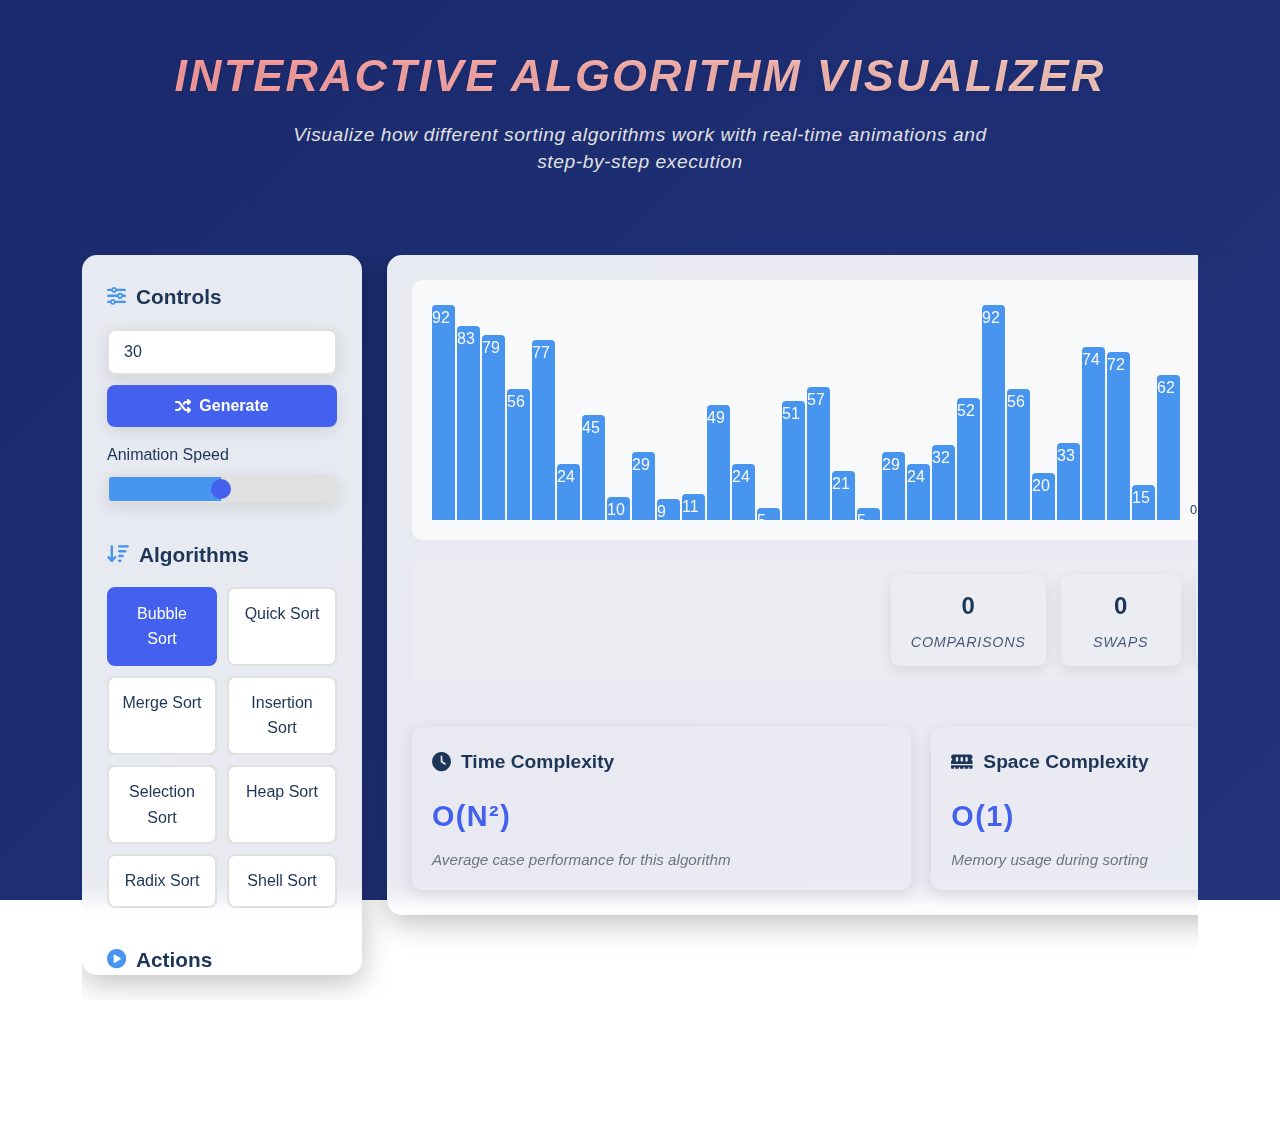
<file: index.html>
<!DOCTYPE html>
<html lang="en">
<head>
    <meta charset="UTF-8">
    <meta name="viewport" content="width=device-width, initial-scale=1.0">
    <title>Interactive Algorithm Visualizer</title>
    <link rel="stylesheet" href="https://cdnjs.cloudflare.com/ajax/libs/font-awesome/6.4.0/css/all.min.css">
    <link rel="stylesheet" href="style.css">
</head>
<body>
    <div class="container">
        <header>
            <h1>Interactive Algorithm Visualizer</h1>
            <p>Visualize how different sorting algorithms work with real-time animations and step-by-step execution</p>
        </header>

        <div class="main-content">
            <div class="controls-panel">
                <div class="control-group">
                    <h3><i class="fas fa-sliders-h"></i> Controls</h3>
                    <div class="input-group">
                        <input type="number" id="array-size" min="5" max="100" value="30" class="array-input">
                        <button id="generate-array" class="btn-primary">
                            <i class="fas fa-random"></i> Generate
                        </button>
                    </div>
                    
                    <div class="slider-container">
                        <label for="speed-slider">Animation Speed</label>
                        <input type="range" id="speed-slider" class="range-slider" min="1" max="100" value="50">
                    </div>
                </div>
                
                <div class="control-group">
                    <h3><i class="fas fa-sort-amount-down"></i> Algorithms</h3>
                    <div class="algo-list">
                        <div class="algo-item selected" data-algo="bubble">Bubble Sort</div>
                        <div class="algo-item" data-algo="quick">Quick Sort</div>
                        <div class="algo-item" data-algo="merge">Merge Sort</div>
                        <div class="algo-item" data-algo="insertion">Insertion Sort</div>
                        <div class="algo-item" data-algo="selection">Selection Sort</div>
                        <div class="algo-item" data-algo="heap">Heap Sort</div>
                        <div class="algo-item" data-algo="radix">Radix Sort</div>
                        <div class="algo-item" data-algo="shell">Shell Sort</div>
                    </div>
                </div>
                
                <div class="control-group">
                    <h3><i class="fas fa-play-circle"></i> Actions</h3>
                    <button id="sort-btn" class="btn-success">
                        <i class="fas fa-play"></i> Start Sorting
                    </button>
                    <button id="pause-btn" class="btn-warning" disabled>
                        <i class="fas fa-pause"></i> Pause
                    </button>
                    <button id="reset-btn" class="btn-danger">
                        <i class="fas fa-redo"></i> Reset
                    </button>
                </div>
            </div>
            
            <div class="visualization-area">
                <div class="array-container" id="array-container"></div>
                
                <div class="stats">
                    <div class="stat-item">
                        <div class="value" id="comparisons">0</div>
                        <div class="label">Comparisons</div>
                    </div>
                    <div class="stat-item">
                        <div class="value" id="swaps">0</div>
                        <div class="label">Swaps</div>
                    </div>
                    <div class="stat-item">
                        <div class="value" id="time">0ms</div>
                        <div class="label">Time</div>
                    </div>
                    <div class="stat-item">
                        <div class="value" id="operations">0</div>
                        <div class="label">Operations</div>
                    </div>
                </div>
                
                <div class="info-panel">
                    <div class="complexity-card">
                        <h3><i class="fas fa-clock"></i> Time Complexity</h3>
                        <div class="value" id="time-complexity">O(n²)</div>
                        <div class="description">Average case performance for this algorithm</div>
                    </div>
                    <div class="complexity-card">
                        <h3><i class="fas fa-memory"></i> Space Complexity</h3>
                        <div class="value" id="space-complexity">O(1)</div>
                        <div class="description">Memory usage during sorting</div>
                    </div>
                    <div class="complexity-card">
                        <h3><i class="fas fa-info-circle"></i> Algorithm Info</h3>
                        <div class="description" id="algo-description">
                            Bubble sort repeatedly steps through the list, compares adjacent elements and swaps them if they are in the wrong order.
                        </div>
                    </div>
                </div>
            </div>
        </div>
        
        <footer>
            <p>Interactive Algorithm Visualizer | Created with HTML, CSS & JavaScript</p>
            <p>Visualize, Learn, Understand</p>
        </footer>
    </div>

    <script src="script.js"></script>
</body>
</html>
</file>
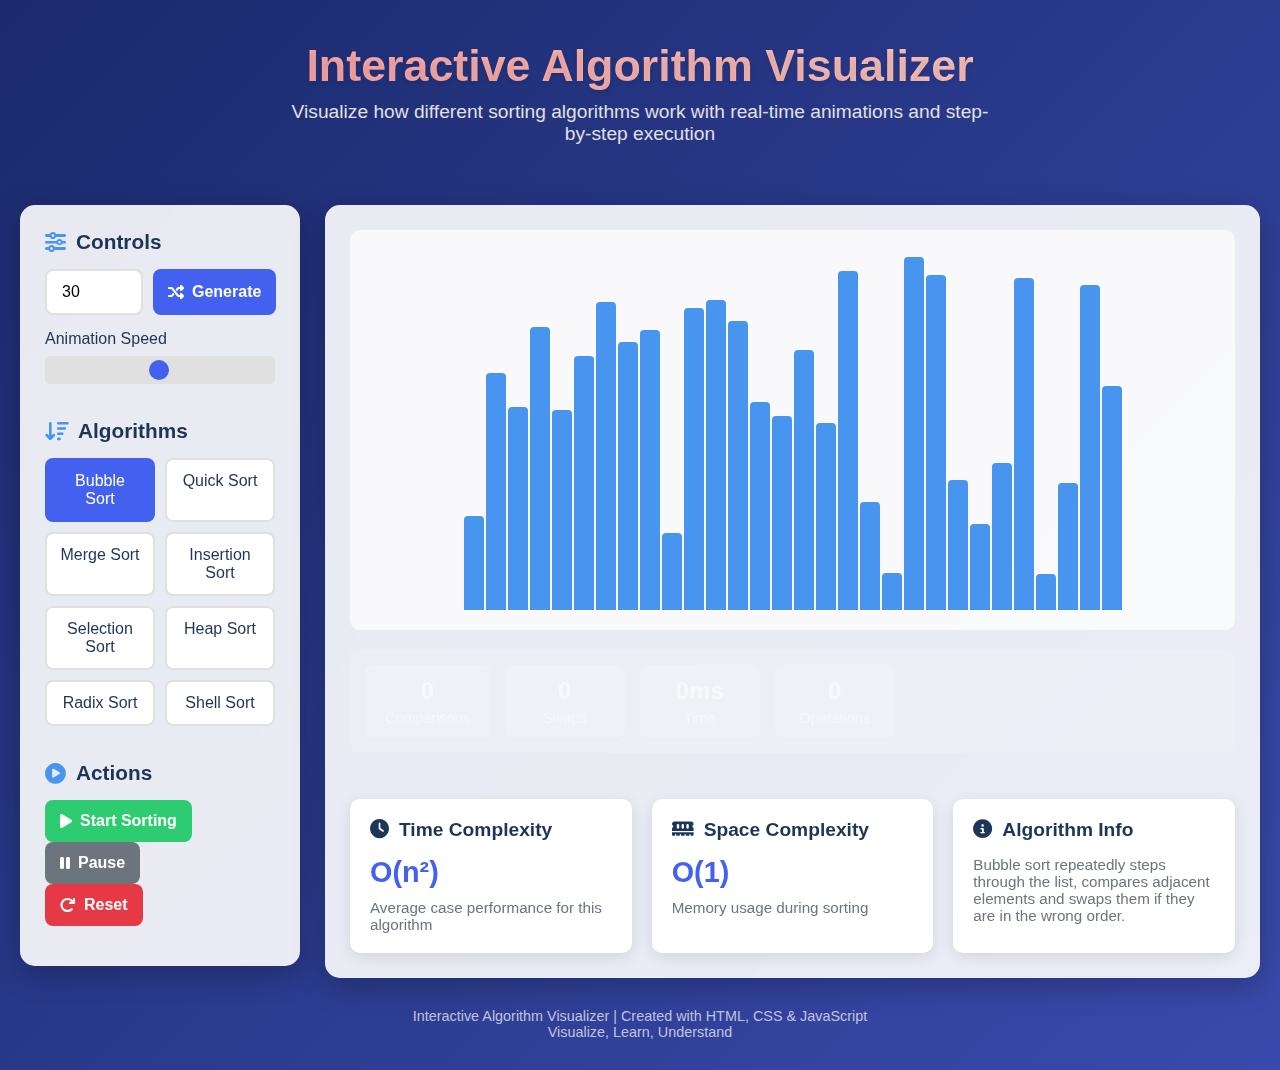
<file: Algo Visualizer.html>
<!DOCTYPE html>
<html lang="en">
<head>
    <meta charset="UTF-8">
    <meta name="viewport" content="width=device-width, initial-scale=1.0">
    <title>Interactive Algorithm Visualizer</title>
    <link rel="stylesheet" href="https://cdnjs.cloudflare.com/ajax/libs/font-awesome/6.4.0/css/all.min.css">
    <style>
        * {
            margin: 0;
            padding: 0;
            box-sizing: border-box;
            font-family: 'Segoe UI', Tahoma, Geneva, Verdana, sans-serif;
        }

        :root {
            --primary: #4361ee;
            --secondary: #3f37c9;
            --accent: #4895ef;
            --success: #4cc9f0;
            --dark: #1d3557;
            --light: #f8f9fa;
            --gray: #6c757d;
            --danger: #e63946;
            --warning: #ffb703;
            --card-bg: rgba(255, 255, 255, 0.9);
            --bar-color: #4895ef;
            --bar-highlight: #f72585;
            --bar-sorted: #4cc9f0;
            --bar-pivot: #ffb703;
            --bg-gradient: linear-gradient(135deg, #1a2a6c, #2a3a8c, #3a4aac);
        }

        body {
            background: var(--bg-gradient);
            color: var(--light);
            min-height: 100vh;
            padding: 20px;
            overflow-x: hidden;
        }

        .container {
            max-width: 1400px;
            margin: 0 auto;
        }

        header {
            text-align: center;
            padding: 20px 0;
            margin-bottom: 20px;
        }

        header h1 {
            font-size: 2.8rem;
            margin-bottom: 10px;
            background: linear-gradient(to right, #ff9a9e, #fad0c4);
            -webkit-background-clip: text;
            -webkit-text-fill-color: transparent;
            text-shadow: 0 2px 4px rgba(0,0,0,0.1);
        }

        header p {
            font-size: 1.2rem;
            max-width: 700px;
            margin: 0 auto 20px;
            color: #e0e0e0;
        }

        .main-content {
            display: grid;
            grid-template-columns: 1fr;
            gap: 25px;
        }

        @media (min-width: 992px) {
            .main-content {
                grid-template-columns: 280px 1fr;
            }
        }

        /* Controls Panel */
        .controls-panel {
            background: var(--card-bg);
            border-radius: 15px;
            padding: 25px;
            box-shadow: 0 8px 30px rgba(0, 0, 0, 0.25);
            backdrop-filter: blur(10px);
            display: flex;
            flex-direction: column;
            gap: 20px;
            height: fit-content;
        }

        .control-group {
            margin-bottom: 15px;
        }

        .control-group h3 {
            color: var(--dark);
            margin-bottom: 15px;
            font-size: 1.3rem;
            display: flex;
            align-items: center;
            gap: 10px;
        }

        .control-group h3 i {
            color: var(--accent);
        }

        .input-group {
            display: flex;
            gap: 10px;
            margin-bottom: 15px;
        }

        input, select, button {
            padding: 12px 15px;
            border-radius: 8px;
            border: 2px solid #e0e0e0;
            font-size: 1rem;
            background: white;
            transition: all 0.3s ease;
        }

        input:focus, select:focus {
            outline: none;
            border-color: var(--accent);
            box-shadow: 0 0 0 3px rgba(72, 149, 239, 0.3);
        }

        button {
            background: var(--primary);
            color: white;
            border: none;
            cursor: pointer;
            font-weight: 600;
            display: flex;
            align-items: center;
            justify-content: center;
            gap: 8px;
            transition: all 0.2s;
        }

        button:hover {
            background: var(--secondary);
            transform: translateY(-2px);
            box-shadow: 0 4px 12px rgba(0, 0, 0, 0.15);
        }

        button:active {
            transform: translateY(0);
        }

        button:disabled {
            background: var(--gray);
            cursor: not-allowed;
            transform: none;
            box-shadow: none;
        }

        .btn-primary {
            background: var(--primary);
        }

        .btn-success {
            background: #2ecc71;
        }

        .btn-warning {
            background: var(--warning);
        }

        .btn-danger {
            background: var(--danger);
        }

        .slider-container {
            display: flex;
            flex-direction: column;
            gap: 8px;
        }

        .slider-container label {
            color: var(--dark);
            font-weight: 500;
        }

        .range-slider {
            -webkit-appearance: none;
            width: 100%;
            height: 8px;
            border-radius: 5px;
            background: #e0e0e0;
            outline: none;
        }

        .range-slider::-webkit-slider-thumb {
            -webkit-appearance: none;
            appearance: none;
            width: 20px;
            height: 20px;
            border-radius: 50%;
            background: var(--primary);
            cursor: pointer;
            transition: all 0.2s;
        }

        .range-slider::-webkit-slider-thumb:hover {
            transform: scale(1.2);
        }

        .algo-list {
            display: grid;
            grid-template-columns: 1fr 1fr;
            gap: 10px;
        }

        .algo-item {
            padding: 12px;
            background: white;
            border-radius: 8px;
            border: 2px solid #e0e0e0;
            cursor: pointer;
            transition: all 0.2s;
            text-align: center;
            font-weight: 500;
            color: var(--dark);
        }

        .algo-item:hover {
            border-color: var(--accent);
            transform: translateY(-3px);
            box-shadow: 0 4px 8px rgba(0,0,0,0.1);
        }

        .algo-item.selected {
            background: var(--primary);
            color: white;
            border-color: var(--primary);
        }

        /* Visualization Area */
        .visualization-area {
            background: var(--card-bg);
            border-radius: 15px;
            padding: 25px;
            box-shadow: 0 8px 30px rgba(0, 0, 0, 0.25);
            backdrop-filter: blur(10px);
            min-height: 500px;
            display: flex;
            flex-direction: column;
        }

        .array-container {
            flex: 1;
            display: flex;
            align-items: flex-end;
            justify-content: center;
            gap: 2px;
            padding: 20px;
            min-height: 400px;
            border-radius: 10px;
            background: rgba(255, 255, 255, 0.7);
        }

        .array-bar {
            background: var(--bar-color);
            width: 20px;
            transition: height 0.3s ease, background-color 0.2s ease;
            border-radius: 4px 4px 0 0;
        }

        .array-bar.highlight {
            background: var(--bar-highlight);
        }

        .array-bar.sorted {
            background: var(--bar-sorted);
        }

        .array-bar.pivot {
            background: var(--bar-pivot);
        }

        /* Info Panel */
        .info-panel {
            display: flex;
            flex-wrap: wrap;
            gap: 20px;
            margin-top: 25px;
            padding-top: 20px;
            border-top: 1px solid #eee;
        }

        .complexity-card {
            background: white;
            border-radius: 10px;
            padding: 20px;
            flex: 1;
            min-width: 200px;
            box-shadow: 0 4px 15px rgba(0, 0, 0, 0.1);
        }

        .complexity-card h3 {
            color: var(--dark);
            margin-bottom: 15px;
            font-size: 1.2rem;
            display: flex;
            align-items: center;
            gap: 10px;
        }

        .complexity-card .value {
            font-size: 1.8rem;
            font-weight: 700;
            color: var(--primary);
            margin: 10px 0;
        }

        .complexity-card .description {
            color: var(--gray);
            font-size: 0.95rem;
        }

        /* Stats */
        .stats {
            display: flex;
            flex-wrap: wrap;
            gap: 15px;
            margin-top: 20px;
            padding: 15px;
            background: rgba(255, 255, 255, 0.15);
            border-radius: 10px;
        }

        .stat-item {
            display: flex;
            flex-direction: column;
            align-items: center;
            padding: 12px 20px;
            background: rgba(255, 255, 255, 0.2);
            border-radius: 8px;
            min-width: 120px;
        }

        .stat-item .value {
            font-size: 1.5rem;
            font-weight: 700;
            margin-bottom: 5px;
        }

        .stat-item .label {
            font-size: 0.9rem;
            opacity: 0.8;
        }

        /* Footer */
        footer {
            text-align: center;
            padding: 30px 0 10px;
            color: rgba(255, 255, 255, 0.7);
            font-size: 0.9rem;
        }

        /* Responsive */
        @media (max-width: 768px) {
            .input-group {
                flex-direction: column;
            }
            
            .algo-list {
                grid-template-columns: 1fr;
            }
            
            header h1 {
                font-size: 2.2rem;
            }
            
            .control-group h3 {
                font-size: 1.1rem;
            }
        }
    </style>
</head>
<body>
    <div class="container">
        <header>
            <h1>Interactive Algorithm Visualizer</h1>
            <p>Visualize how different sorting algorithms work with real-time animations and step-by-step execution</p>
        </header>

        <div class="main-content">
            <div class="controls-panel">
                <div class="control-group">
                    <h3><i class="fas fa-sliders-h"></i> Controls</h3>
                    <div class="input-group">
                        <input type="number" id="array-size" min="5" max="100" value="30" class="array-input">
                        <button id="generate-array" class="btn-primary">
                            <i class="fas fa-random"></i> Generate
                        </button>
                    </div>
                    
                    <div class="slider-container">
                        <label for="speed-slider">Animation Speed</label>
                        <input type="range" id="speed-slider" class="range-slider" min="1" max="100" value="50">
                    </div>
                </div>
                
                <div class="control-group">
                    <h3><i class="fas fa-sort-amount-down"></i> Algorithms</h3>
                    <div class="algo-list">
                        <div class="algo-item selected" data-algo="bubble">Bubble Sort</div>
                        <div class="algo-item" data-algo="quick">Quick Sort</div>
                        <div class="algo-item" data-algo="merge">Merge Sort</div>
                        <div class="algo-item" data-algo="insertion">Insertion Sort</div>
                        <div class="algo-item" data-algo="selection">Selection Sort</div>
                        <div class="algo-item" data-algo="heap">Heap Sort</div>
                        <div class="algo-item" data-algo="radix">Radix Sort</div>
                        <div class="algo-item" data-algo="shell">Shell Sort</div>
                    </div>
                </div>
                
                <div class="control-group">
                    <h3><i class="fas fa-play-circle"></i> Actions</h3>
                    <button id="sort-btn" class="btn-success">
                        <i class="fas fa-play"></i> Start Sorting
                    </button>
                    <button id="pause-btn" class="btn-warning" disabled>
                        <i class="fas fa-pause"></i> Pause
                    </button>
                    <button id="reset-btn" class="btn-danger">
                        <i class="fas fa-redo"></i> Reset
                    </button>
                </div>
            </div>
            
            <div class="visualization-area">
                <div class="array-container" id="array-container"></div>
                
                <div class="stats">
                    <div class="stat-item">
                        <div class="value" id="comparisons">0</div>
                        <div class="label">Comparisons</div>
                    </div>
                    <div class="stat-item">
                        <div class="value" id="swaps">0</div>
                        <div class="label">Swaps</div>
                    </div>
                    <div class="stat-item">
                        <div class="value" id="time">0ms</div>
                        <div class="label">Time</div>
                    </div>
                    <div class="stat-item">
                        <div class="value" id="operations">0</div>
                        <div class="label">Operations</div>
                    </div>
                </div>
                
                <div class="info-panel">
                    <div class="complexity-card">
                        <h3><i class="fas fa-clock"></i> Time Complexity</h3>
                        <div class="value" id="time-complexity">O(n²)</div>
                        <div class="description">Average case performance for this algorithm</div>
                    </div>
                    <div class="complexity-card">
                        <h3><i class="fas fa-memory"></i> Space Complexity</h3>
                        <div class="value" id="space-complexity">O(1)</div>
                        <div class="description">Memory usage during sorting</div>
                    </div>
                    <div class="complexity-card">
                        <h3><i class="fas fa-info-circle"></i> Algorithm Info</h3>
                        <div class="description" id="algo-description">
                            Bubble sort repeatedly steps through the list, compares adjacent elements and swaps them if they are in the wrong order.
                        </div>
                    </div>
                </div>
            </div>
        </div>
        
        <footer>
            <p>Interactive Algorithm Visualizer | Created with HTML, CSS & JavaScript</p>
            <p>Visualize, Learn, Understand</p>
        </footer>
    </div>

    <script>
        // DOM Elements
        const arrayContainer = document.getElementById('array-container');
        const generateBtn = document.getElementById('generate-array');
        const arraySizeInput = document.getElementById('array-size');
        const speedSlider = document.getElementById('speed-slider');
        const sortBtn = document.getElementById('sort-btn');
        const pauseBtn = document.getElementById('pause-btn');
        const resetBtn = document.getElementById('reset-btn');
        const algoItems = document.querySelectorAll('.algo-item');
        const comparisonsEl = document.getElementById('comparisons');
        const swapsEl = document.getElementById('swaps');
        const timeEl = document.getElementById('time');
        const operationsEl = document.getElementById('operations');
        const timeComplexityEl = document.getElementById('time-complexity');
        const spaceComplexityEl = document.getElementById('space-complexity');
        const algoDescriptionEl = document.getElementById('algo-description');

        // Global variables
        let array = [];
        let arraySize = parseInt(arraySizeInput.value);
        let sorting = false;
        let paused = false;
        let selectedAlgorithm = 'bubble';
        let speed = 200;
        let comparisons = 0;
        let swaps = 0;
        let startTime = 0;
        let operations = 0;
        let animationId = null;
        let algoInfo = {
            bubble: {
                time: 'O(n²)',
                space: 'O(1)',
                description: 'Bubble sort repeatedly steps through the list, compares adjacent elements and swaps them if they are in the wrong order.'
            },
            quick: {
                time: 'O(n log n)',
                space: 'O(log n)',
                description: 'Quick sort is a divide-and-conquer algorithm that works by selecting a "pivot" element and partitioning the array around the pivot.'
            },
            merge: {
                time: 'O(n log n)',
                space: 'O(n)',
                description: 'Merge sort is a divide-and-conquer algorithm that divides the input array into two halves, sorts them, and then merges the sorted halves.'
            },
            insertion: {
                time: 'O(n²)',
                space: 'O(1)',
                description: 'Insertion sort builds the final sorted array one item at a time by inserting each element into its correct position.'
            },
            selection: {
                time: 'O(n²)',
                space: 'O(1)',
                description: 'Selection sort divides the input list into a sorted and an unsorted region, repeatedly selecting the smallest element from the unsorted region.'
            },
            heap: {
                time: 'O(n log n)',
                space: 'O(1)',
                description: 'Heap sort uses a binary heap data structure to sort elements by building a heap and repeatedly extracting the maximum element.'
            },
            radix: {
                time: 'O(nk)',
                space: 'O(n+k)',
                description: 'Radix sort is a non-comparative sorting algorithm that sorts numbers by processing individual digits.'
            },
            shell: {
                time: 'O(n log n)',
                space: 'O(1)',
                description: 'Shell sort is an optimization of insertion sort that allows the exchange of items that are far apart by using a gap sequence.'
            }
        };

        // Initialize
        function init() {
            generateNewArray();
            updateSpeed();
            updateAlgorithmInfo();
            
            // Event Listeners
            generateBtn.addEventListener('click', generateNewArray);
            arraySizeInput.addEventListener('change', () => {
                arraySize = parseInt(arraySizeInput.value);
                generateNewArray();
            });
            speedSlider.addEventListener('input', updateSpeed);
            sortBtn.addEventListener('click', startSorting);
            pauseBtn.addEventListener('click', togglePause);
            resetBtn.addEventListener('click', reset);
            
            algoItems.forEach(item => {
                item.addEventListener('click', () => {
                    algoItems.forEach(i => i.classList.remove('selected'));
                    item.classList.add('selected');
                    selectedAlgorithm = item.dataset.algo;
                    updateAlgorithmInfo();
                });
            });
        }

        // Generate new random array
        function generateNewArray() {
            // Reset state
            reset();
            
            // Generate array
            array = [];
            const containerHeight = arrayContainer.clientHeight;
            
            for (let i = 0; i < arraySize; i++) {
                const value = Math.floor(Math.random() * (containerHeight - 50) + 10);
                array.push(value);
            }
            
            renderArray();
        }

        // Render array as bars
        function renderArray() {
            arrayContainer.innerHTML = '';
            
            array.forEach((value, index) => {
                const bar = document.createElement('div');
                bar.classList.add('array-bar');
                bar.style.height = `${value}px`;
                arrayContainer.appendChild(bar);
            });
        }

        // Update animation speed
        function updateSpeed() {
            // Map slider value (1-100) to delay (5-200ms)
            speed = 205 - speedSlider.value * 2;
        }

        // Update algorithm info
        function updateAlgorithmInfo() {
            const info = algoInfo[selectedAlgorithm];
            timeComplexityEl.textContent = info.time;
            spaceComplexityEl.textContent = info.space;
            algoDescriptionEl.textContent = info.description;
        }

        // Start sorting process
        function startSorting() {
            if (sorting || array.length === 0) return;
            
            // Reset stats
            comparisons = 0;
            swaps = 0;
            operations = 0;
            startTime = Date.now();
            updateStats();
            
            sorting = true;
            sortBtn.disabled = true;
            pauseBtn.disabled = false;
            generateBtn.disabled = true;
            arraySizeInput.disabled = true;
            
            // Start selected algorithm
            switch (selectedAlgorithm) {
                case 'bubble':
                    bubbleSort();
                    break;
                case 'quick':
                    quickSort();
                    break;
                case 'merge':
                    mergeSort();
                    break;
                case 'insertion':
                    insertionSort();
                    break;
                case 'selection':
                    selectionSort();
                    break;
                case 'heap':
                    heapSort();
                    break;
                case 'radix':
                    radixSort();
                    break;
                case 'shell':
                    shellSort();
                    break;
            }
        }

        // Toggle pause
        function togglePause() {
            paused = !paused;
            pauseBtn.innerHTML = paused ? 
                '<i class="fas fa-play"></i> Resume' : 
                '<i class="fas fa-pause"></i> Pause';
            
            if (!paused) {
                // Resume sorting
                startSorting();
            }
        }

        // Reset everything
        function reset() {
            sorting = false;
            paused = false;
            comparisons = 0;
            swaps = 0;
            operations = 0;
            
            if (animationId) {
                cancelAnimationFrame(animationId);
                animationId = null;
            }
            
            updateStats();
            
            sortBtn.disabled = false;
            pauseBtn.disabled = true;
            pauseBtn.innerHTML = '<i class="fas fa-pause"></i> Pause';
            generateBtn.disabled = false;
            arraySizeInput.disabled = false;
            
            // Remove highlights
            const bars = arrayContainer.querySelectorAll('.array-bar');
            bars.forEach(bar => {
                bar.classList.remove('highlight', 'sorted', 'pivot');
            });
        }

        // Update statistics display
        function updateStats() {
            comparisonsEl.textContent = comparisons;
            swapsEl.textContent = swaps;
            operationsEl.textContent = operations;
            
            if (startTime > 0) {
                const elapsed = Date.now() - startTime;
                timeEl.textContent = `${elapsed}ms`;
            }
        }

        // Swap two elements in the array
        async function swap(i, j) {
            // Visualize swap
            const bars = arrayContainer.querySelectorAll('.array-bar');
            bars[i].classList.add('highlight');
            bars[j].classList.add('highlight');
            
            // Swap values
            [array[i], array[j]] = [array[j], array[i]];
            
            // Update heights
            bars[i].style.height = `${array[i]}px`;
            bars[j].style.height = `${array[j]}px`;
            
            // Wait for animation
            await sleep(speed);
            
            // Remove highlight
            bars[i].classList.remove('highlight');
            bars[j].classList.remove('highlight');
            
            swaps++;
            operations++;
            updateStats();
        }

        // Compare two elements (visualize without swapping)
        async function compare(i, j) {
            const bars = arrayContainer.querySelectorAll('.array-bar');
            bars[i].classList.add('highlight');
            bars[j].classList.add('highlight');
            
            // Wait for animation
            await sleep(speed);
            
            // Remove highlight
            bars[i].classList.remove('highlight');
            bars[j].classList.remove('highlight');
            
            comparisons++;
            operations++;
            updateStats();
        }

        // Mark an element as pivot
        async function markPivot(index) {
            const bars = arrayContainer.querySelectorAll('.array-bar');
            bars[index].classList.add('pivot');
            
            await sleep(speed * 2);
            
            bars[index].classList.remove('pivot');
        }

        // Mark an element as sorted
        function markSorted(index) {
            const bars = arrayContainer.querySelectorAll('.array-bar');
            bars[index].classList.add('sorted');
        }

        // Sleep function for animation
        function sleep(ms) {
            return new Promise(resolve => setTimeout(resolve, ms));
        }

        // Sorting Algorithms
        async function bubbleSort() {
            const len = array.length;
            
            for (let i = 0; i < len; i++) {
                for (let j = 0; j < len - i - 1; j++) {
                    if (paused) return;
                    
                    // Visualize comparison
                    await compare(j, j + 1);
                    
                    if (array[j] > array[j + 1]) {
                        await swap(j, j + 1);
                    }
                }
                markSorted(len - i - 1);
            }
            
            // Mark all sorted
            const bars = arrayContainer.querySelectorAll('.array-bar');
            bars.forEach(bar => bar.classList.add('sorted'));
            
            finishSorting();
        }

        async function quickSort() {
            await quickSortHelper(0, array.length - 1);
            
            // Mark all sorted
            const bars = arrayContainer.querySelectorAll('.array-bar');
            bars.forEach(bar => bar.classList.add('sorted'));
            
            finishSorting();
        }

        async function quickSortHelper(low, high) {
            if (low < high) {
                if (paused) return;
                
                const pivotIndex = await partition(low, high);
                await quickSortHelper(low, pivotIndex - 1);
                await quickSortHelper(pivotIndex + 1, high);
            } else if (low === high) {
                markSorted(low);
            }
        }

        async function partition(low, high) {
            const pivot = array[high];
            await markPivot(high);
            
            let i = low - 1;
            
            for (let j = low; j < high; j++) {
                if (paused) return;
                
                await compare(j, high);
                
                if (array[j] < pivot) {
                    i++;
                    if (i !== j) {
                        await swap(i, j);
                    }
                }
            }
            
            if (i + 1 !== high) {
                await swap(i + 1, high);
            }
            
            markSorted(i + 1);
            return i + 1;
        }

        async function mergeSort() {
            await mergeSortHelper(0, array.length - 1);
            
            // Mark all sorted
            const bars = arrayContainer.querySelectorAll('.array-bar');
            bars.forEach(bar => bar.classList.add('sorted'));
            
            finishSorting();
        }

        async function mergeSortHelper(low, high) {
            if (low < high) {
                if (paused) return;
                
                const mid = Math.floor((low + high) / 2);
                
                await mergeSortHelper(low, mid);
                await mergeSortHelper(mid + 1, high);
                
                await merge(low, mid, high);
            }
        }

        async function merge(low, mid, high) {
            const left = array.slice(low, mid + 1);
            const right = array.slice(mid + 1, high + 1);
            
            let i = 0, j = 0, k = low;
            
            while (i < left.length && j < right.length) {
                if (paused) return;
                
                await compare(low + i, mid + 1 + j);
                
                if (left[i] <= right[j]) {
                    array[k] = left[i];
                    i++;
                } else {
                    array[k] = right[j];
                    j++;
                }
                
                // Visualize the change
                const bars = arrayContainer.querySelectorAll('.array-bar');
                bars[k].style.height = `${array[k]}px`;
                bars[k].classList.add('highlight');
                
                await sleep(speed);
                bars[k].classList.remove('highlight');
                
                k++;
                operations++;
                updateStats();
            }
            
            while (i < left.length) {
                array[k] = left[i];
                
                const bars = arrayContainer.querySelectorAll('.array-bar');
                bars[k].style.height = `${array[k]}px`;
                bars[k].classList.add('highlight');
                
                await sleep(speed);
                bars[k].classList.remove('highlight');
                
                i++;
                k++;
                operations++;
                updateStats();
            }
            
            while (j < right.length) {
                array[k] = right[j];
                
                const bars = arrayContainer.querySelectorAll('.array-bar');
                bars[k].style.height = `${array[k]}px`;
                bars[k].classList.add('highlight');
                
                await sleep(speed);
                bars[k].classList.remove('highlight');
                
                j++;
                k++;
                operations++;
                updateStats();
            }
            
            // Mark merged section as sorted
            for (let i = low; i <= high; i++) {
                markSorted(i);
            }
        }

        async function insertionSort() {
            const len = array.length;
            
            for (let i = 1; i < len; i++) {
                let j = i;
                
                while (j > 0 && array[j] < array[j - 1]) {
                    if (paused) return;
                    
                    await compare(j, j - 1);
                    await swap(j, j - 1);
                    j--;
                }
                markSorted(i);
            }
            
            // Mark all sorted
            const bars = arrayContainer.querySelectorAll('.array-bar');
            bars.forEach(bar => bar.classList.add('sorted'));
            
            finishSorting();
        }

        async function selectionSort() {
            const len = array.length;
            
            for (let i = 0; i < len - 1; i++) {
                let minIndex = i;
                
                // Visualize current min candidate
                const bars = arrayContainer.querySelectorAll('.array-bar');
                bars[minIndex].classList.add('pivot');
                
                for (let j = i + 1; j < len; j++) {
                    if (paused) return;
                    
                    // Visualize comparison
                    await compare(minIndex, j);
                    
                    if (array[j] < array[minIndex]) {
                        bars[minIndex].classList.remove('pivot');
                        minIndex = j;
                        bars[minIndex].classList.add('pivot');
                        await sleep(speed);
                    }
                }
                
                if (minIndex !== i) {
                    await swap(i, minIndex);
                }
                
                bars[minIndex].classList.remove('pivot');
                markSorted(i);
            }
            
            // Mark all sorted
            const bars = arrayContainer.querySelectorAll('.array-bar');
            bars.forEach(bar => bar.classList.add('sorted'));
            
            finishSorting();
        }

        // Simplified versions of other algorithms for demonstration
        async function heapSort() {
            // Heap sort implementation would go here
            // For demo purposes, we'll simulate with delays
            const len = array.length;
            
            for (let i = Math.floor(len / 2) - 1; i >= 0; i--) {
                if (paused) return;
                await heapify(len, i);
            }
            
            for (let i = len - 1; i > 0; i--) {
                if (paused) return;
                await swap(0, i);
                markSorted(i);
                await heapify(i, 0);
            }
            
            markSorted(0);
            finishSorting();
        }

        async function heapify(n, i) {
            // Simplified for demo
            const bars = arrayContainer.querySelectorAll('.array-bar');
            let largest = i;
            const left = 2 * i + 1;
            const right = 2 * i + 2;
            
            if (left < n) {
                await compare(largest, left);
                if (array[left] > array[largest]) {
                    largest = left;
                }
            }
            
            if (right < n) {
                await compare(largest, right);
                if (array[right] > array[largest]) {
                    largest = right;
                }
            }
            
            if (largest !== i) {
                await swap(i, largest);
                await heapify(n, largest);
            }
        }

        async function radixSort() {
            // Radix sort implementation would go here
            // For demo purposes, we'll simulate with delays
            const max = Math.max(...array);
            const len = array.length;
            const bars = arrayContainer.querySelectorAll('.array-bar');
            
            for (let exp = 1; Math.floor(max / exp) > 0; exp *= 10) {
                if (paused) return;
                
                const output = new Array(len);
                const count = new Array(10).fill(0);
                
                for (let i = 0; i < len; i++) {
                    count[Math.floor(array[i] / exp) % 10]++;
                }
                
                for (let i = 1; i < 10; i++) {
                    count[i] += count[i - 1];
                }
                
                for (let i = len - 1; i >= 0; i--) {
                    if (paused) return;
                    
                    const index = Math.floor(array[i] / exp) % 10;
                    output[count[index] - 1] = array[i];
                    count[index]--;
                    
                    // Visualize
                    bars[i].classList.add('highlight');
                    await sleep(speed / 2);
                    bars[i].classList.remove('highlight');
                }
                
                for (let i = 0; i < len; i++) {
                    if (paused) return;
                    
                    array[i] = output[i];
                    bars[i].style.height = `${array[i]}px`;
                    bars[i].classList.add('highlight');
                    await sleep(speed / 2);
                    bars[i].classList.remove('highlight');
                    operations++;
                    updateStats();
                }
            }
            
            // Mark all sorted
            bars.forEach(bar => bar.classList.add('sorted'));
            finishSorting();
        }

        async function shellSort() {
            // Shell sort implementation would go here
            // For demo purposes, we'll simulate with delays
            const len = array.length;
            const bars = arrayContainer.querySelectorAll('.array-bar');
            
            for (let gap = Math.floor(len / 2); gap > 0; gap = Math.floor(gap / 2)) {
                for (let i = gap; i < len; i++) {
                    if (paused) return;
                    
                    const temp = array[i];
                    let j;
                    
                    bars[i].classList.add('highlight');
                    await sleep(speed);
                    
                    for (j = i; j >= gap && array[j - gap] > temp; j -= gap) {
                        if (paused) return;
                        
                        await compare(j, j - gap);
                        array[j] = array[j - gap];
                        bars[j].style.height = `${array[j]}px`;
                        bars[j].classList.add('pivot');
                        await sleep(speed);
                        bars[j].classList.remove('pivot');
                    }
                    
                    array[j] = temp;
                    bars[j].style.height = `${array[j]}px`;
                    bars[i].classList.remove('highlight');
                    swaps++;
                    operations++;
                    updateStats();
                }
            }
            
            // Mark all sorted
            bars.forEach(bar => bar.classList.add('sorted'));
            finishSorting();
        }

        // Clean up after sorting finishes
        function finishSorting() {
            sorting = false;
            sortBtn.disabled = false;
            pauseBtn.disabled = true;
            generateBtn.disabled = false;
            arraySizeInput.disabled = false;
            
            const elapsed = Date.now() - startTime;
            timeEl.textContent = `${elapsed}ms`;
        }

        // Initialize the app
        init();
    </script>
</body>
</html>
</file>
<file: style.css>
* {
  margin: 0;
  padding: 0;
  box-sizing: border-box;
  font-family: "Segoe UI", Tahoma, Geneva, Verdana, sans-serif;
}

:root {
  --primary: #4361ee;
  --secondary: #3f37c9;
  --accent: #4895ef;
  --success: #4cc9f0;
  --dark: #1d3557;
  --light: #f8f9fa;
  --gray: #6c757d;
  --danger: #e63946;
  --warning: #ffb703;
  --card-bg: rgba(255, 255, 255, 0.9);
  --bar-color: #4895ef;
  --bar-highlight: #f72585;
  --bar-sorted: #4cc9f0;
  --bar-pivot: #ffb703;
  --bg-gradient: linear-gradient(135deg, #1a2a6c, #2a3a8c, #3a4aac);
}

body {
  background: var(--bg-gradient);
  color: var(--light);
  min-height: 100vh;
  padding: 20px;
  overflow-x: hidden;
  display: flex;
  flex-direction: column;
  font-size: 16px;
  line-height: 1.6;
  -webkit-font-smoothing: antialiased;
  -moz-osx-font-smoothing: grayscale;
  transition: background 0.5s ease;
  background-attachment: fixed;
  background-size: 400% 400%;
  animation: gradientAnimation 15s ease infinite;
}

.container {
  max-width: 1400px;
  margin: 0 auto;
  width: 90%;
  flex: 1;
  display: flex;
  flex-direction: column;
  gap: 20px;
  padding-bottom: 20px;
}

header {
  text-align: center;
  padding: 20px 0;
  margin-bottom: 20px;
  animation: fadeInDown 1s ease forwards;
}

header h1 {
  font-size: 2.8rem;
  margin-bottom: 10px;
  background: linear-gradient(to right, #ff9a9e, #fad0c4);
  -webkit-background-clip: text;
  background-clip: text;
  -webkit-text-fill-color: transparent;
  text-shadow: 0 2px 4px rgba(0, 0, 0, 0.1);
  font-weight: 700;
  letter-spacing: 0.05em;
  text-transform: uppercase;
  font-style: italic;
  transition: all 0.3s ease;
  cursor: default;
}

header p {
  font-size: 1.2rem;
  max-width: 700px;
  margin: 0 auto 20px;
  color: #e0e0e0;
  font-style: italic;
  letter-spacing: 0.03em;
  line-height: 1.4;
  transition: color 0.3s ease;
  cursor: default;
}

.main-content {
  display: grid;
  grid-template-columns: 1fr;
  gap: 25px;
  flex: 1;
  animation: fadeInUp 1s ease forwards;
  overflow: hidden;
}

@media (min-width: 992px) {
  .main-content {
    grid-template-columns: 280px 1fr;
    align-items: start;
    gap: 25px;
    padding-bottom: 25px;
  }
}

/* Controls Panel */
.controls-panel {
  background: var(--card-bg);
  border-radius: 15px;
  padding: 25px;
  box-shadow: 0 8px 30px rgba(0, 0, 0, 0.25);
  backdrop-filter: blur(10px);
  display: flex;
  flex-direction: column;
  gap: 20px;
  height: fit-content;
  max-height: 80vh;
  overflow-y: auto;
  scrollbar-width: thin;
  scrollbar-color: var(--accent) var(--light);
}

.control-group {
  margin-bottom: 15px;
  transform: translateY(0);
  transition: transform 0.3s ease;
}

.control-group h3 {
  color: var(--dark);
  margin-bottom: 15px;
  font-size: 1.3rem;
  display: flex;
  align-items: center;
  gap: 10px;
  font-weight: 600;
  text-transform: none;
  font-style: normal;
  letter-spacing: normal;
}

.control-group h3 i {
  color: var(--accent);
  font-size: 1.2rem;
  transition: transform 0.3s ease;
  transform: translateY(0);
}

.input-group {
  display: flex;
  gap: 10px;
  margin-bottom: 15px;
  flex-wrap: wrap;
  align-items: center;
}

input,
select,
button {
  padding: 12px 15px;
  border-radius: 8px;
  border: 2px solid #e0e0e0;
  font-size: 1rem;
  background: white;
  transition: all 0.3s ease;
  width: 100%;
  color: var(--dark);
  box-shadow: 0 4px 15px rgba(0, 0, 0, 0.1);
  font-weight: 500;
  appearance: none;
  -webkit-appearance: none;
  -moz-appearance: none;
}

input:focus,
select:focus {
  outline: none;
  border-color: var(--accent);
  box-shadow: 0 0 0 3px rgba(72, 149, 239, 0.3);
  transform: translateY(-2px);
}

button {
  background: var(--primary);
  color: white;
  border: none;
  cursor: pointer;
  font-weight: 600;
  display: flex;
  align-items: center;
  justify-content: center;
  gap: 8px;
  transition: all 0.2s;
}

button:hover {
  background: var(--secondary);
  transform: translateY(-2px);
  box-shadow: 0 4px 12px rgba(0, 0, 0, 0.15);
}

button:active {
  transform: translateY(0);
}

button:disabled {
  background: var(--gray);
  cursor: not-allowed;
  transform: none;
  box-shadow: none;
}

.btn-primary {
  background: var(--primary);
}

.btn-success {
  background: #2ecc71;
}

.btn-warning {
  background: var(--warning);
}

.btn-danger {
  background: var(--danger);
}

.slider-container {
  display: flex;
  flex-direction: column;
  gap: 8px;
}

.slider-container label {
  color: var(--dark);
  font-weight: 500;
}

.range-slider {
  -webkit-appearance: none;
  appearance: none;
  width: 100%;
  height: 8px;
  border-radius: 5px;
  background: #e0e0e0;
  outline: none;
}

.range-slider::-webkit-slider-thumb {
  -webkit-appearance: none;
  appearance: none;
  width: 20px;
  height: 20px;
  border-radius: 50%;
  background: var(--primary);
  cursor: pointer;
  transition: all 0.2s;
}

.range-slider::-webkit-slider-thumb:hover {
  transform: scale(1.2);
}

.algo-list {
  display: grid;
  grid-template-columns: 1fr 1fr;
  gap: 10px;
}

.algo-item {
  padding: 12px;
  background: white;
  border-radius: 8px;
  border: 2px solid #e0e0e0;
  cursor: pointer;
  transition: all 0.2s;
  text-align: center;
  font-weight: 500;
  color: var(--dark);
}

.algo-item:hover {
  border-color: var(--accent);
  transform: translateY(-3px);
  box-shadow: 0 4px 8px rgba(0, 0, 0, 0.1);
}

.algo-item.selected {
  background: var(--primary);
  color: white;
  border-color: var(--primary);
}

/* Visualization Area */
.visualization-area {
  background: var(--card-bg);
  border-radius: 15px;
  padding: 25px;
  box-shadow: 0 8px 30px rgba(0, 0, 0, 0.25);
  backdrop-filter: blur(10px);
  min-height: 500px;
  display: flex;
  flex-direction: column;
}

.array-container {
  flex: 1;
  display: flex;
  align-items: flex-end;
  justify-content: center;
  gap: 2px;
  padding: 20px;
  min-height: 400px;
  border-radius: 10px;
  background: rgba(255, 255, 255, 0.7);
}

.array-bar {
  background: var(--bar-color);
  width: 20px;
  transition: height 0.3s ease, background-color 0.2s ease;
  border-radius: 4px 4px 0 0;
}

.array-bar.highlight {
  background: var(--bar-highlight);
}

.array-bar.sorted {
  background: var(--bar-sorted);
}

.array-bar.pivot {
  background: var(--bar-pivot);
}

/* Info Panel */
.info-panel {
  display: flex;
  flex-wrap: wrap;
  gap: 20px;
  margin-top: 25px;
  padding-top: 20px;
  border-top: 1px solid #eeeeee00;
}

.complexity-card {
  background: rgba(255, 255, 255, 0);
  border-radius: 10px;
  padding: 20px;
  flex: 1;
  min-width: 200px;
  box-shadow: 0 4px 15px rgba(0, 0, 0, 0.1);
}

.complexity-card h3 {
  color: var(--dark);
  margin-bottom: 15px;
  font-size: 1.2rem;
  display: flex;
  align-items: center;
  gap: 10px;
}

.complexity-card .value {
  font-size: 1.8rem;
  font-weight: 700;
  color: var(--primary);
  margin: 10px 0;
  text-transform: uppercase;
  letter-spacing: 0.05em;
}

.complexity-card .description {
  color: var(--gray);
  font-size: 0.95rem;
  line-height: 1.4;
  font-style: italic;
}

/* Stats */
.stats {
  display: flex;
  flex-wrap: wrap;
  gap: 15px;
  margin-top: 20px;
  padding: 15px;
  background: rgba(255, 255, 255, 0.15);
  border-radius: 10px;
  justify-content: center;
}

.stat-item {
  display: flex;
  flex-direction: column;
  align-items: center;
  padding: 12px 20px;
  background: rgba(255, 255, 255, 0);
  border-radius: 8px;
  min-width: 120px;
  box-shadow: 0 4px 15px rgba(0, 0, 0, 0.1);
}

.stat-item .value {
  font-size: 1.5rem;
  font-weight: 700;
  color: var(--dark);
  margin-bottom: 5px;
}

.stat-item .label {
  font-size: 0.9rem;
  opacity: 0.8;
  color: var(--dark);
  font-style: italic;
  text-transform: uppercase;
  letter-spacing: 0.05em;
}

/* Footer */
footer {
  text-align: center;
  padding: 30px 0 10px;
  color: rgba(255, 255, 255, 0.7);
  font-size: 0.9rem;
}

/* Responsive */
@media (max-width: 768px) {
  .input-group {
    flex-direction: column;
  }

  .algo-list {
    grid-template-columns: 1fr;
  }

  header h1 {
    font-size: 2.2rem;
  }

  .control-group h3 {
    font-size: 1.1rem;
    font-style: italic;
    text-transform: uppercase;
    letter-spacing: 0.03em;
  }
}
</file>
